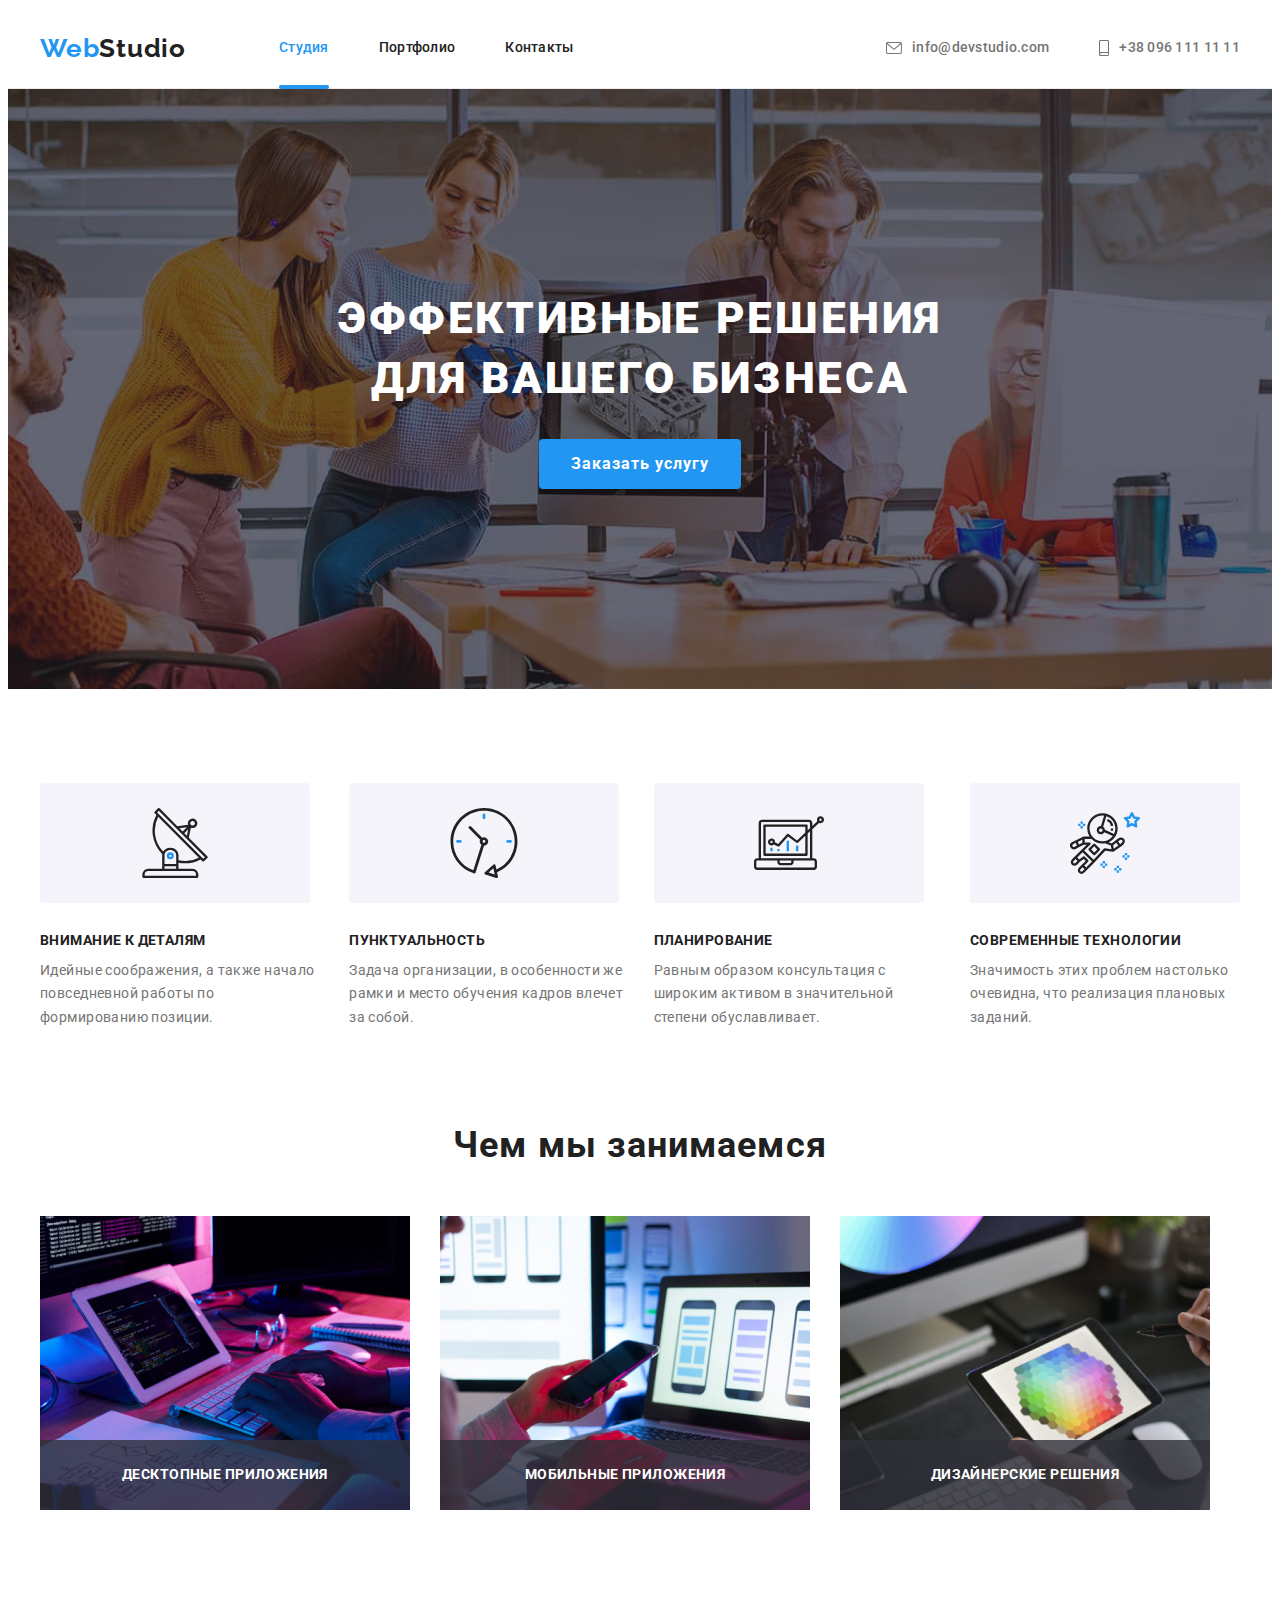
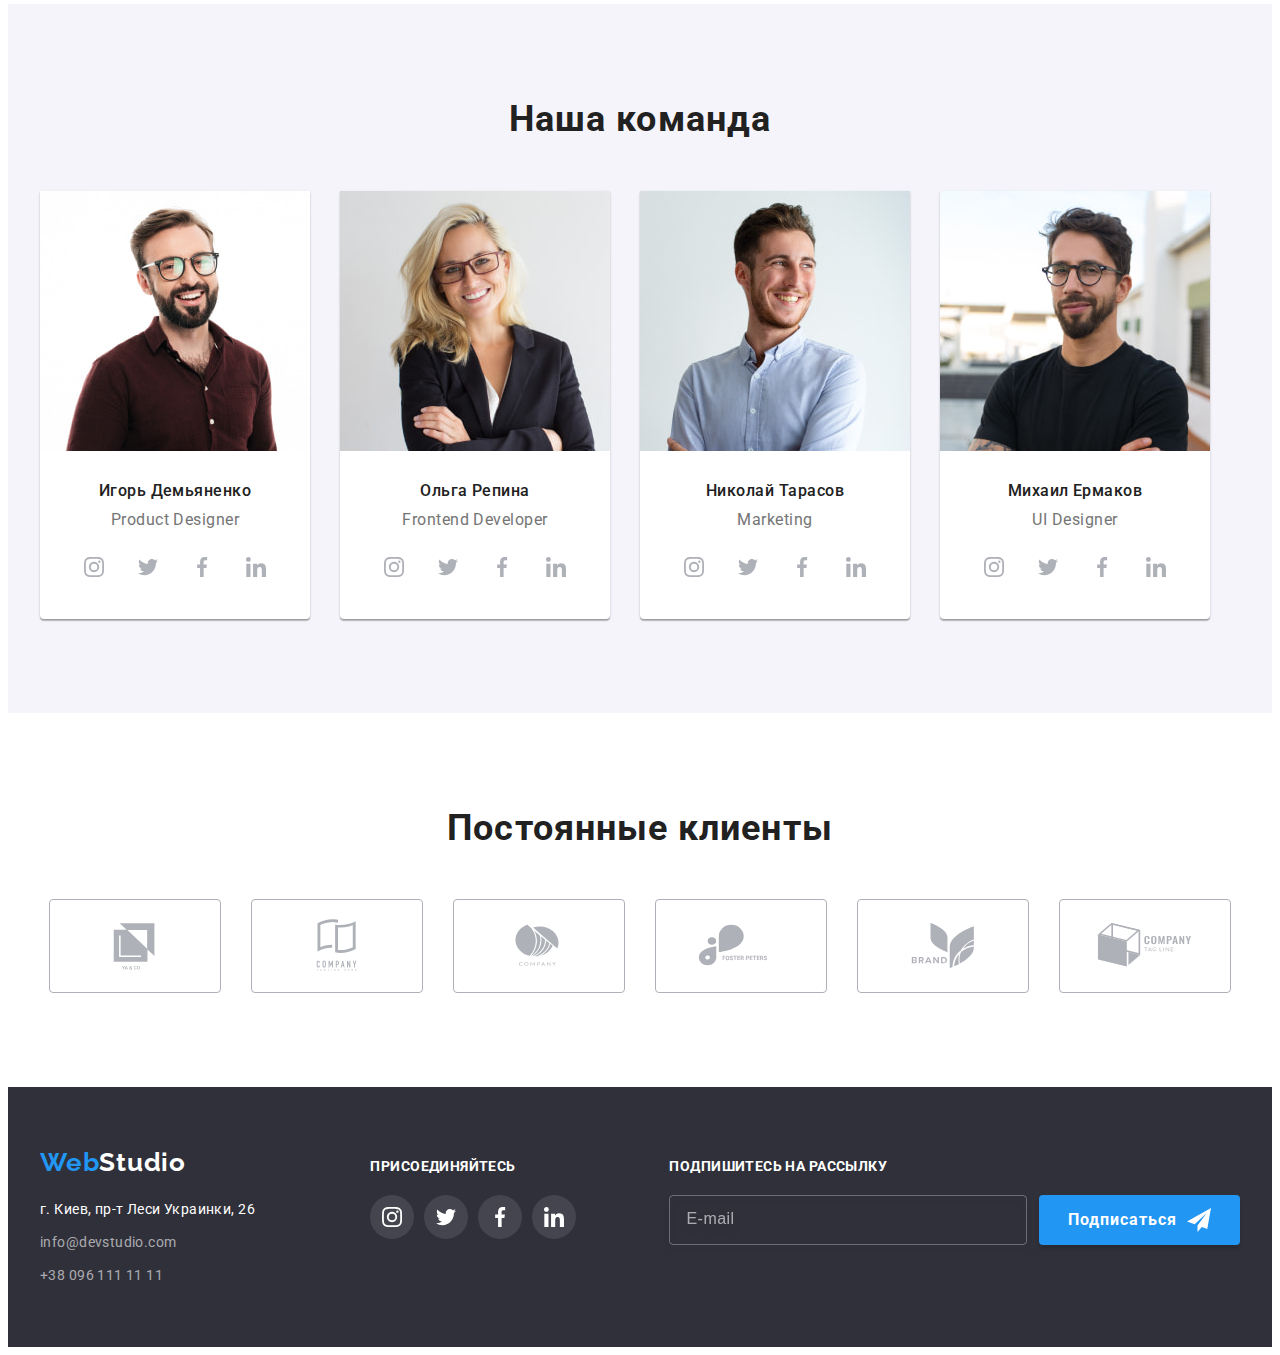
<file: index.html>
<!DOCTYPE html>
<html lang="ru">
  <head>
    <meta charset="UTF-8" />
    <meta http-equiv="X-UA-Compatible" content="IE=edge" />
    <meta name="viewport" content="width=device-width, initial-scale=1.0" />
    <title>WebStudio</title>
    <link rel="apple-touch-icon" sizes="180x180" href="./images/favicon_io/apple-touch-icon.png">
    <link rel="icon" type="image/png" sizes="32x32" href="./images/favicon_io/favicon-32x32.png">
    <link rel="icon" type="image/png" sizes="16x16" href="./images/favicon_io/favicon-16x16.png">
    <link rel="manifest" href="./images/favicon_io/site.webmanifest">
    <link rel="preconnect" href="https://fonts.googleapis.com" />
    <link rel="preconnect" href="https://fonts.gstatic.com" crossorigin />
    <link
      href="https://fonts.googleapis.com/css2?family=Raleway:wght@700&family=Roboto:wght@400;500;700;900&display=swap"
      rel="stylesheet"
    />
    <link
      rel="stylesheet"
      href="https://cdnjs.cloudflare.com/ajax/libs/modern-normalize/1.1.0/modern-normalize.min.css"
      integrity="sha512-wpPYUAdjBVSE4KJnH1VR1HeZfpl1ub8YT/NKx4PuQ5NmX2tKuGu6U/JRp5y+Y8XG2tV+wKQpNHVUX03MfMFn9Q=="
      crossorigin="anonymous"
      referrerpolicy="no-referrer"
    />
    <link rel="stylesheet" href="./css/styles.css" />
  </head>
  <body>
    <!-- шапка -->
    <header class="header">
      <div class="header-box container">
        <nav class="header-links">
          <!-- лого -->
          <a class="logo" href="./index.html">Web<span class="logo-text-header">Studio</span></a>
          <!-- главное меню -->
          <ul class="main-menu">
            <li class="main-menu-item"><a class="main-menu-link current-page" href="./index.html">Студия</a></li>
            <li class="main-menu-item">
              <a class="main-menu-link" href="./portfolio.html">Портфолио</a>
            </li>
            <li class="main-menu-item"><a class="main-menu-link" href="">Контакты</a></li>
          </ul>
        </nav>
        <!-- контакты в шапке -->
        <ul class="contacts-header">
          <li class="contacts-item">
            <a class="contacts-link" href="mailto:info@devstudio.com">
              <svg class="icon-envelope" width="16" height="12">
                <use href="./images/icons.svg#icon-envelope">
              </svg>info@devstudio.com</a>
          </li>
          <li class="contacts-item">
            
            <a class="contacts-link" href="tel:+380961111111">
              <svg class="icon-smartphone" width="10" height="16">
                <use href="./images/icons.svg#icon-smartphone">
              </svg>+38 096 111 11 11</a>
          </li>
        </ul>
      </div>
    </header>
    <!-- основная информация -->
    <main>
      <!-- герой -->
      <section class="hero">
        <div class="container">
          <h1 class="hero-text">Эффективные решения<br />для вашего бизнеса</h1>
          <button class="hero-button" type="button" data-modal-open>Заказать услугу</button>
        </div>
      </section>

      <!-- что мы предлагаем? -->
      <section class="section">
        <div class="container">
          <!-- скрытый заголовок -->
          <h2 class="visually-hidden">Особености</h2>
          <ul class="features">
            <li class="features-item">
              <div class="features-icon-box">
                <svg height="70" width="70">
                  <use href="./images/icons.svg#icon-antenna">
                </svg>
              </div>
              <h3 class="features-header">Внимание к деталям</h3>
              <p class="features-text">
                Идейные соображения, а также начало повседневной работы по формированию позиции.
              </p>
            </li>
            <li class="features-item">
              <div class="features-icon-box">
                <svg height="70" width="70">
                  <use href="./images/icons.svg#icon-clock">
                </svg>
              </div>
              <h3 class="features-header">Пунктуальность</h3>
              <p class="features-text">
                Задача организации, в особенности же рамки и место обучения кадров влечет за собой.
              </p>
            </li>
            <li class="features-item">
              <div class="features-icon-box">
                <svg height="70" width="70">
                  <use href="./images/icons.svg#icon-diagram">
                </svg>
              </div>
              <h3 class="features-header">Планирование</h3>
              <p class="features-text">
                Равным образом консультация с широким активом в значительной степени обуславливает.
              </p>
            </li>
            <li class="features-item">
              <div class="features-icon-box">
                <svg height="70" width="70">
                  <use href="./images/icons.svg#icon-astronaut">
                </svg>
              </div>
              <h3 class="features-header">Современные технологии</h3>
              <p class="features-text">
                Значимость этих проблем настолько очевидна, что реализация плановых заданий.
              </p>
            </li>
          </ul>
        </div>
      </section>
      <!-- изображение услуг -->
      <section class="services-section section">
        <div class="container">
          <h2 class="services-header">Чем мы занимаемся</h2>
          <!-- список услуг -->
          <ul class="servises">
            <!-- картинка 1 -->
            <li class="servises-item">
              <div class="servises-item-box">
                <img src="./images/box-1.jpg" alt="человек пишет код" width="370" height="294" />
                <div class="servises-item-lable">
                  <h3 class="servises-item-header">Десктопные приложения</h3>
                </div>
              </div>
            </li>
            <!-- картинка 2 -->
            <li class="servises-item">
              <div class="servises-item-box">
                <img
                src="./images/box-2.jpg"
                alt="человек держит смартфон и смотрит дизайн на ноутбуке"
                width="370"
                height="294"
              />
                <div class="servises-item-lable">
                  <h3 class="servises-item-header">Мобильные приложения</h3>
                </div>
              </div>
              
            </li>
            <!-- картинка 3 -->
            <li class="servises-item">
              <div class="servises-item-box">
                <img
                src="./images/box-3.jpg"
                alt="человек выбирает цвет на плашете"
                width="370"
                height="294"
              />
                <div class="servises-item-lable">
                  <h3 class="servises-item-header">Дизайнерские решения</h3>
                </div>
              </div>
              
            </li>
          </ul>
        </div>
      </section>
      <!-- наша команда -->
      <section class="team-section section">
        <div class="container">
          <h2 class="team-header">Наша команда</h2>
          <ul class="team">
            <!-- сотрудник 1 -->
            <li class="team-item">
              <img
                src="./images/employee-1.jpg"
                alt="сотрудник с должностью Product Designer"
                width="270"
                height="260"
              />
              <div class="team-content">
                <h3 class="team-name">Игорь Демьяненко</h3>
                <p class="team-position">Product Designer</p>
                <!-- соцсети -->
                <ul class="social-links-box">

                  <li class="social-links-item">
                    <a class="social-links-link" href="">
                    <svg class="social-links-icon" width="20" height="20">
                      <use href="./images/icons.svg#icon-instagram" >
                    </svg>
                    </a>
                  </li>

                  <li class="social-links-item">
                    <a class="social-links-link" href="">
                    <svg class="social-links-icon" width="20" height="20">
                      <use href="./images/icons.svg#icon-twitter" >
                    </svg>
                    </a>
                  </li>

                  <li class="social-links-item">
                    <a class="social-links-link" href="">
                    <svg class="social-links-icon" width="20" height="20">
                      <use href="./images/icons.svg#icon-facebook" >
                    </svg>
                    </a>
                  </li>

                  <li class="social-links-item">
                    <a class="social-links-link" href="">
                    <svg class="social-links-icon" width="20" height="20">
                      <use href="./images/icons.svg#icon-linkedin" >
                    </svg>
                    </a>
                  </li>

              </ul>
              </div>
            </li>

            <!-- сотрудник 2 -->
            <li class="team-item">
              <img
                src="./images/employee-2.jpg"
                alt="сотрудник с должностью Frontend Developer"
                width="270"
                height="260"
              />
              <div class="team-content">
                <h3 class="team-name">Ольга Репина</h3>
                <p class="team-position">Frontend Developer</p>
                <!-- соцсети -->
                <ul class="social-links-box">

                  <li class="social-links-item">
                    <a class="social-links-link" href="">
                    <svg class="social-links-icon" width="20" height="20">
                      <use href="./images/icons.svg#icon-instagram" >
                    </svg>
                    </a>
                  </li>

                  <li class="social-links-item">
                    <a class="social-links-link" href="">
                    <svg class="social-links-icon" width="20" height="20">
                      <use href="./images/icons.svg#icon-twitter" >
                    </svg>
                    </a>
                  </li>

                  <li class="social-links-item">
                    <a class="social-links-link" href="">
                    <svg class="social-links-icon" width="20" height="20">
                      <use href="./images/icons.svg#icon-facebook" >
                    </svg>
                    </a>
                  </li>

                  <li class="social-links-item">
                    <a class="social-links-link" href="">
                    <svg class="social-links-icon" width="20" height="20">
                      <use href="./images/icons.svg#icon-linkedin" >
                    </svg>
                    </a>
                  </li>

              </ul>
              </div>
            </li>

            <!-- сотрудник 3 -->
            <li class="team-item">
              <img
                src="./images/employee-3.jpg"
                alt="сотрудник с должностью Marketing"
                width="270"
                height="260"
              />
              <div class="team-content">
                <h3 class="team-name">Николай Тарасов</h3>
                <p class="team-position">Marketing</p>
                <!-- соцсети -->
                <ul class="social-links-box">

                  <li class="social-links-item">
                    <a class="social-links-link" href="">
                    <svg class="social-links-icon" width="20" height="20">
                      <use href="./images/icons.svg#icon-instagram" >
                    </svg>
                    </a>
                  </li>

                  <li class="social-links-item">
                    <a class="social-links-link" href="">
                    <svg class="social-links-icon" width="20" height="20">
                      <use href="./images/icons.svg#icon-twitter" >
                    </svg>
                    </a>
                  </li>

                  <li class="social-links-item">
                    <a class="social-links-link" href="">
                    <svg class="social-links-icon" width="20" height="20">
                      <use href="./images/icons.svg#icon-facebook" >
                    </svg>
                    </a>
                  </li>

                  <li class="social-links-item">
                    <a class="social-links-link" href="">
                    <svg class="social-links-icon" width="20" height="20">
                      <use href="./images/icons.svg#icon-linkedin" >
                    </svg>
                    </a>
                  </li>

              </ul>
              </div>
            </li>

            <!-- сотрудник 4 -->
            <li class="team-item">
              <img
                src="./images/employee-4.jpg"
                alt="сотрудник с должностью UI Designer"
                width="270"
                height="260"
              />
              <div class="team-content">
                <h3 class="team-name">Михаил Ермаков</h3>
                <p class="team-position">UI Designer</p>
                <!-- соцсети -->
                <ul class="social-links-box">

                  <li class="social-links-item">
                    <a class="social-links-link" href="">
                    <svg class="social-links-icon" width="20" height="20">
                      <use href="./images/icons.svg#icon-instagram" >
                    </svg>
                    </a>
                  </li>

                  <li class="social-links-item">
                    <a class="social-links-link" href="">
                    <svg class="social-links-icon" width="20" height="20">
                      <use href="./images/icons.svg#icon-twitter" >
                    </svg>
                    </a>
                  </li>

                  <li class="social-links-item">
                    <a class="social-links-link" href="">
                    <svg class="social-links-icon" width="20" height="20">
                      <use href="./images/icons.svg#icon-facebook" >
                    </svg>
                    </a>
                  </li>

                  <li class="social-links-item">
                    <a class="social-links-link" href="">
                    <svg class="social-links-icon" width="20" height="20">
                      <use href="./images/icons.svg#icon-linkedin" >
                    </svg>
                    </a>
                  </li>

              </ul>
              </div>
            </li>
          </ul>
        </div>
      </section>
      <!-- клиенты -->
      <section class="section">
        <div class="container">
          <h2 class="client-header">Постоянные клиенты</h2>
          <ul class="clients-box">

            <li class="clients-item">
              <a class="clients-item-company" href="">
              <svg width="106" height="60">
                <use href="./images/icons.svg#icon-logo-1">
              </svg>
              </a>
            </li>

            <li class="clients-item">
              <a class="clients-item-company" href="">
              <svg width="106" height="60">
                <use href="./images/icons.svg#icon-logo-2">
              </svg>
              </a>
            </li>

            <li class="clients-item">
              <a class="clients-item-company" href="">
              <svg width="106" height="60">
                <use href="./images/icons.svg#icon-logo-3">
              </svg>
              </a>
            </li>

            <li class="clients-item">
              <a class="clients-item-company" href="">
              <svg width="106" height="60">
                <use href="./images/icons.svg#icon-logo-4">
              </svg>
              </a>
            </li>

            <li class="clients-item">
              <a class="clients-item-company" href="">
              <svg width="106" height="60">
                <use href="./images/icons.svg#icon-logo-5">
              </svg>
              </a>
            </li>

            <li class="clients-item">
              <a class="clients-item-company" href="">
              <svg width="106" height="60">
                <use href="./images/icons.svg#icon-logo-6">
              </svg>
              </a>
            </li>

          </ul>
        </div>
      </section>
    </main>
    <!-- подвал -->
    <footer class="footer">
      <div class="footer-box container">
        <div class="address-box">
          <!-- лого -->
        <a class="logo" href="./index.html">Web<span class="logo-text-footer">Studio</span></a>
        <address class="address">
          <ul>
            <li class="address-item">
              <a
                class="address-link"
                href="https://goo.gl/maps/K7o9gSTaup2MySCS8"
                target="_blank"
                rel="noopener noreferrer"
                >г. Киев, пр-т Леси Украинки, 26</a
              >
            </li>
            <li class="address-item">
              <a class="address-contacts-link" href="mailto:info@devstudio.com"
                >info@devstudio.com</a
              >
            </li>
            <li class="address-item">
              <a class="address-contacts-link" href="tel:+380961111111">+38 096 111 11 11</a>
            </li>
          </ul>
        </address>
        </div>
        <div class="social-links-footer-box">
          <h3 class="social-links-footer-header">Присоединяйтесь</h3>
          <!-- соцсети -->
          <ul class="footer-social-links-box">

            <li class="social-links-item">
              <a class="social-links-link footer-social-links-link" href="">
              <svg class="social-links-icon" width="20" height="20">
                <use href="./images/icons.svg#icon-instagram" >
              </svg>
              </a>
            </li>

            <li class="social-links-item">
              <a class="social-links-link footer-social-links-link" href="">
              <svg class="social-links-icon" width="20" height="20">
                <use href="./images/icons.svg#icon-twitter" >
              </svg>
              </a>
            </li>

            <li class="social-links-item">
              <a class="social-links-link footer-social-links-link" href="">
              <svg class="social-links-icon" width="20" height="20">
                <use href="./images/icons.svg#icon-facebook" >
              </svg>
              </a>
            </li>

            <li class="social-links-item">
              <a class="social-links-link footer-social-links-link" href="">
              <svg class="social-links-icon" width="20" height="20">
                <use href="./images/icons.svg#icon-linkedin" >
              </svg>
              </a>
            </li>

          </ul>
        </div>

        <!-- подписка -->
        <form>
            <h3 class="subscribe-footer-header">Подпишитесь на рассылку</h3>
            <div class="footer-input-box">
              <input class="footer-input" type="email" name="email" placeholder="E-mail">
              <button class="subscribe-button" type="submit">Подписаться
                <svg class="subscribe-icon" width="24" height="24">
                  <use href="./images/icons.svg#icon-send"></use>
                </svg>
              </button> 
            </div>
          </form>

      </div>
    </footer>

    <!-- start модальное окно  -->
    <div class="backdrop is-hidden" data-modal>
      <div class="modal">
        <button type="button" class="modal-close-button" data-modal-close>
          <svg class="modal-close-icon" width="18" height="18">
            <use href="./images/icons.svg#icon-close">
          </svg>
        </button>
        <form class="modal-form">
          <h2 class="modal-header">Оставьте свои данные, мы вам перезвоним</h2>

          <label class="modal-input-box">
            <span class="modal-input-label">Имя</span>
            <span class="modal-input-thumb">
              <input class="modal-input" type="text" name="name">
              <svg class="modal-input-icon" width="18" height="18">
                <use href="./images/icons.svg#icon-person"></use>
              </svg>
            </span>
          </label>

          <label class="modal-input-box">
            <span class="modal-input-label">Телефон</span>
            <span class="modal-input-thumb">
              <input class="modal-input" type="tel" name="phone">
              <svg class="modal-input-icon" width="18" height="18">
                <use href="./images/icons.svg#icon-phone"></use>
              </svg>
            </span>
            
          </label>
          <label class="modal-input-box">
            <span class="modal-input-label">Почта</span>
            <span class="modal-input-thumb">
              <input class="modal-input" type="email" name="email">
              <svg class="modal-input-icon" width="18" height="18">
                <use href="./images/icons.svg#icon-email"></use>
              </svg>
            </span>
          </label>

          <label class="modal-input-box comment">
            <span class="modal-input-label">Комментарий</span>
            <textarea class="modal-input-textarea" placeholder="Введите текст" name="comment"></textarea>
          </label>

           <label class="modal-input-checkbox-label">
            <input class="checkbox visually-hidden" type="checkbox" name="checkbox">
            <span class="checkbox-icon"></span>
            <span>Соглашаюсь с рассылкой и принимаю <a href="#">Условия договора</a></span>
          </label>

          <div class="modal-submit-button-box">
            <button class="modal-submit-button" type="submit">Отправить</button>
          </div>
        </form>
      </div>
    </div>
    <!-- end модальное окно  -->
    
    <!-- start script -->
    <script src="./js/modal.js"></script>
    <!-- end script -->

  </body>
</html>
</file>
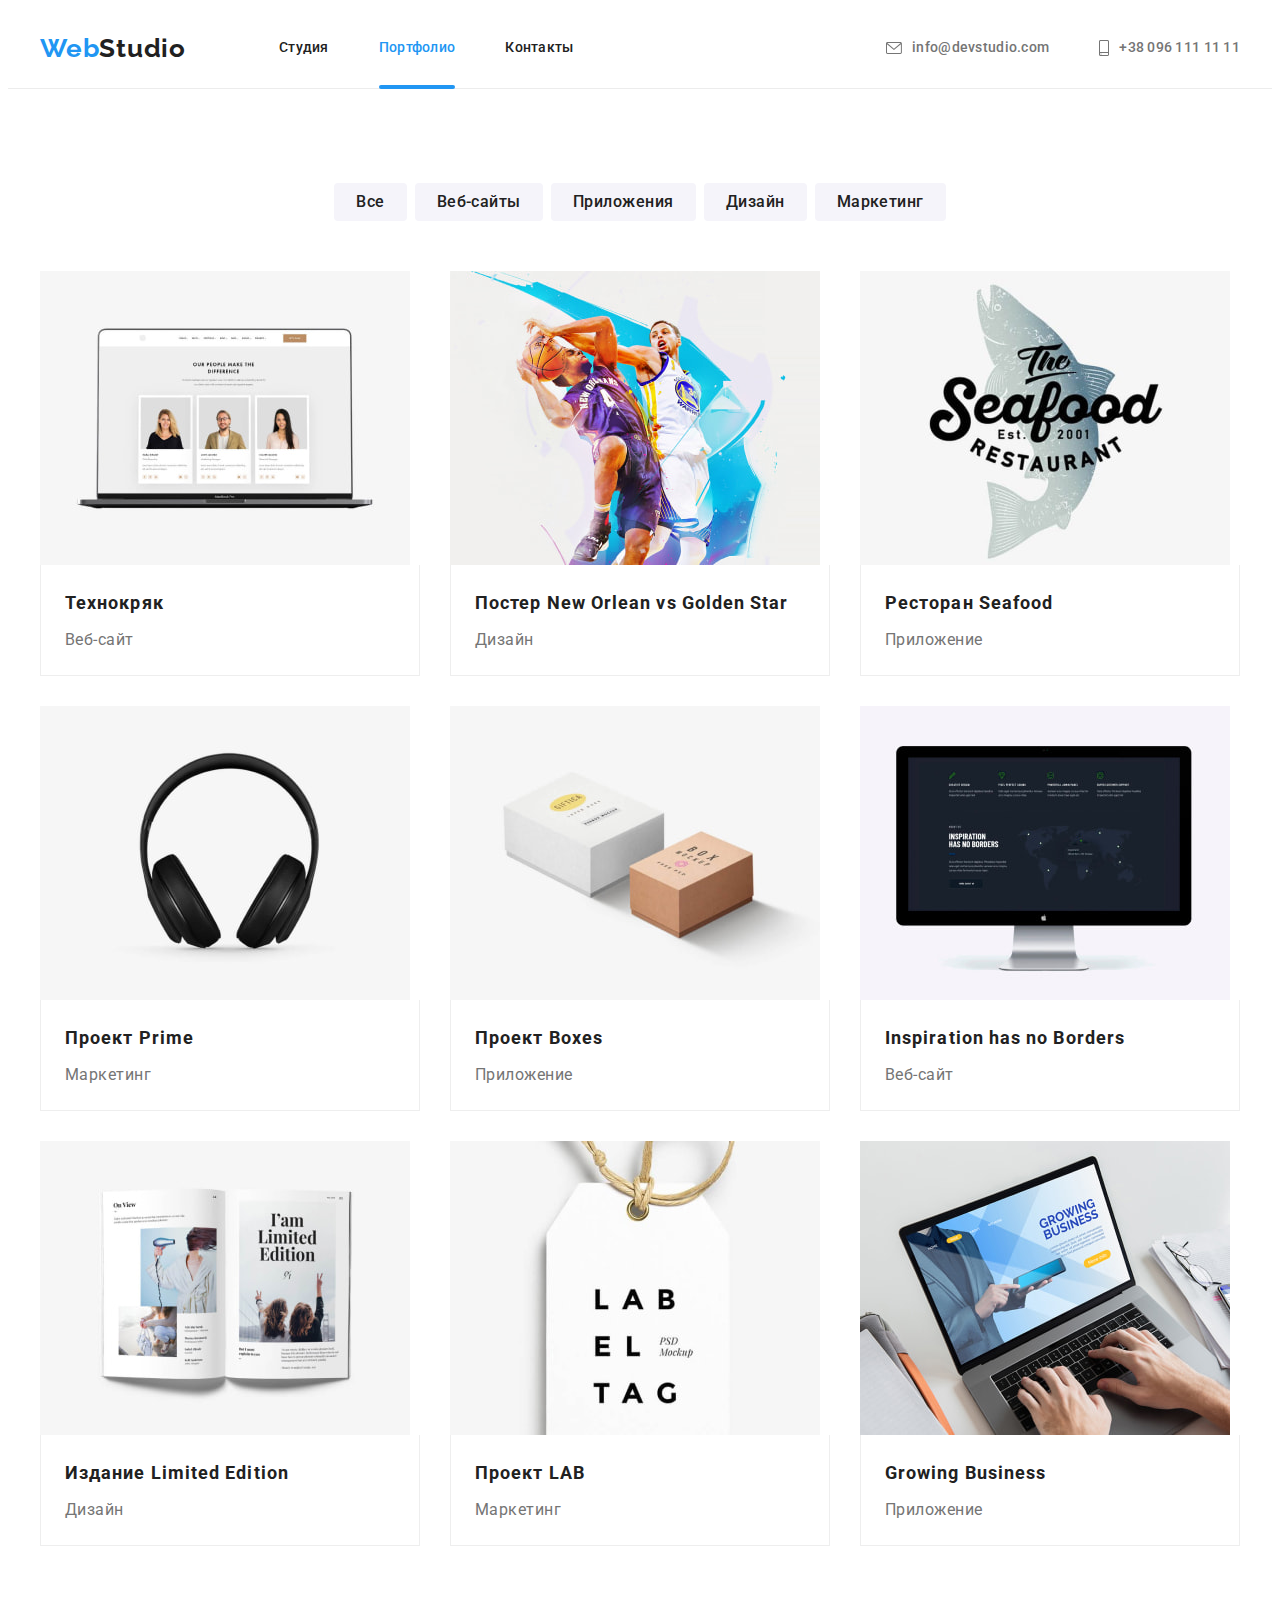
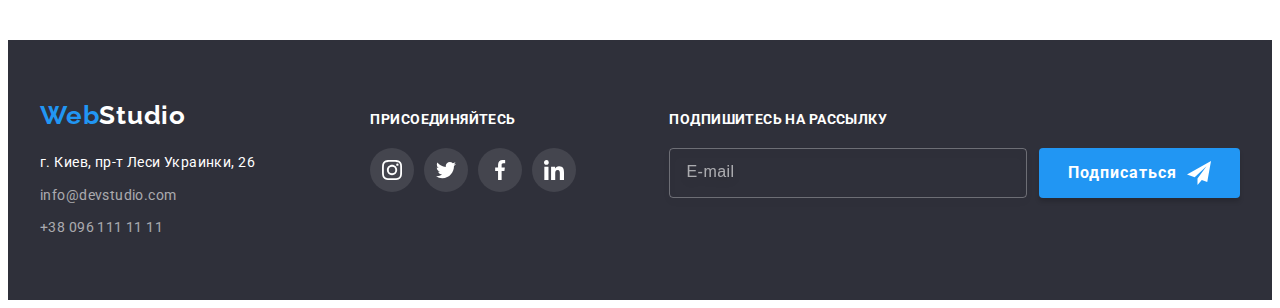
<file: portfolio.html>
<!DOCTYPE html>
<html lang="ru">
  <head>
    <meta charset="UTF-8" />
    <meta http-equiv="X-UA-Compatible" content="IE=edge" />
    <meta name="viewport" content="width=device-width, initial-scale=1.0" />
    <title>WebStudio</title>
    <link rel="apple-touch-icon" sizes="180x180" href="./images/favicon_io/apple-touch-icon.png">
    <link rel="icon" type="image/png" sizes="32x32" href="./images/favicon_io/favicon-32x32.png">
    <link rel="icon" type="image/png" sizes="16x16" href="./images/favicon_io/favicon-16x16.png">
    <link rel="manifest" href="./images/favicon_io/site.webmanifest">
    <link rel="preconnect" href="https://fonts.googleapis.com" />
    <link rel="preconnect" href="https://fonts.gstatic.com" crossorigin />
    <link
      href="https://fonts.googleapis.com/css2?family=Raleway:wght@700&family=Roboto:wght@400;500;700;900&display=swap"
      rel="stylesheet"
    />
    <link
      rel="stylesheet"
      href="https://cdnjs.cloudflare.com/ajax/libs/modern-normalize/1.1.0/modern-normalize.min.css"
      integrity="sha512-wpPYUAdjBVSE4KJnH1VR1HeZfpl1ub8YT/NKx4PuQ5NmX2tKuGu6U/JRp5y+Y8XG2tV+wKQpNHVUX03MfMFn9Q=="
      crossorigin="anonymous"
      referrerpolicy="no-referrer"
    />
    <link rel="stylesheet" href="./css/styles.css" />
  </head>
  <body>
    <!-- шапка -->
    <header class="header">
      <div class="header-box container">
        <nav class="header-links">
          <!-- лого -->
          <a class="logo" href="./index.html">Web<span class="logo-text-header">Studio</span></a>
          <!-- главное меню -->
          <ul class="main-menu">
            <li class="main-menu-item"><a class="main-menu-link" href="./index.html">Студия</a></li>
            <li class="main-menu-item">
              <a class="main-menu-link current-page" href="./portfolio.html">Портфолио</a>
            </li>
            <li class="main-menu-item"><a class="main-menu-link" href="">Контакты</a></li>
          </ul>
        </nav>
        <!-- контакты в шапке -->
        <ul class="contacts-header">
          <li class="contacts-item">
            <a class="contacts-link" href="mailto:info@devstudio.com">
              <svg class="icon-envelope" width="16" height="12">
                <use href="./images/icons.svg#icon-envelope">
              </svg>info@devstudio.com</a>
          </li>
          <li class="contacts-item">
            
            <a class="contacts-link" href="tel:+380961111111">
              <svg class="icon-smartphone" width="10" height="16">
                <use href="./images/icons.svg#icon-smartphone">
              </svg>+38 096 111 11 11</a>
          </li>
        </ul>
      </div>
    </header>
    <main>
      <section class="section">
        <div class="container">
          <!-- скрытый заголовок -->
          <h1 class="visually-hidden">Портфолио</h1>
          <!-- фильтр -->
          <ul class="filter">
            <li class="filter-item"><button class="filter-button" type="button">Все</button></li>
            <li class="filter-item">
              <button class="filter-button" type="button">Веб-сайты</button>
            </li>
            <li class="filter-item">
              <button class="filter-button" type="button">Приложения</button>
            </li>
            <li class="filter-item"><button class="filter-button" type="button">Дизайн</button></li>
            <li class="filter-item">
              <button class="filter-button" type="button">Маркетинг</button>
            </li>
          </ul>

          <!-- портфолио -->
          <ul class="work">

            <!-- работа №1 -->
            <li class="work-item">
              <a class="work-item-link" href="">
              <div class="work-item-thumb">
                <img
                  src="./images/work-1.jpg"
                  alt="ноутбук с открытым вебсайтом"
                  width="370"
                  height="294"
                />
                <div class="work-item-discription">
                  <p class="work-item-discription-text">Технокряк это современная площадка распространения коронавируса. Компании используют эту платформу для цифрового шпионажа и атак на защищённые сервера конкурентов.</p>
                </div>
              </div>
              <div class="work-content">
                <h2 class="work-header">Технокряк</h2>
                <p class="work-text">Веб-сайт</p>
              </div>
              </a>
            </li>

            <!-- работа №2 -->
            <li class="work-item">
              <a class="work-item-link" href="">
              <div class="work-item-thumb">
                <img
                  src="./images/work-2.jpg"
                  alt="два баскетболиста с мячем"
                  width="370"
                  height="294"
                />
                <div class="work-item-discription">
                  <p class="work-item-discription-text">Технокряк это современная площадка распространения коронавируса. Компании используют эту платформу для цифрового шпионажа и атак на защищённые сервера конкурентов.</p>
                </div>
              </div>
              <div class="work-content">
                <h2 class="work-header">Постер New Orlean vs Golden Star</h2>
                <p class="work-text">Дизайн</p>
              </div>
              </a>
            </li>

            <!-- работа №3 -->
            <li class="work-item">
              <a class="work-item-link" href="">
              <div class="work-item-thumb">
                <img
                  src="./images/work-3.jpg"
                  alt="логотип ресторана, рыба и название"
                  width="370"
                  height="294"
                />
                <div class="work-item-discription">
                  <p class="work-item-discription-text">Технокряк это современная площадка распространения коронавируса. Компании используют эту платформу для цифрового шпионажа и атак на защищённые сервера конкурентов.</p>
                </div>
              </div>  
              <div class="work-content">
                <h2 class="work-header">Ресторан Seafood</h2>
                <p class="work-text">Приложение</p>
              </div>
              </a>
            </li>

            <!-- работа №4 -->
            <li class="work-item">
              <a class="work-item-link" href="">
              <div class="work-item-thumb">
                <img src="./images/work-4.jpg" alt="наушники" width="370" height="294" />
                <div class="work-item-discription">
                  <p class="work-item-discription-text">Технокряк это современная площадка распространения коронавируса. Компании используют эту платформу для цифрового шпионажа и атак на защищённые сервера конкурентов.</p>
                </div>
              </div>  
              <div class="work-content">
                <h2 class="work-header">Проект Prime</h2>
                <p class="work-text">Маркетинг</p>
              </div>
              </a>
            </li>

            <!-- работа №5 -->
            <li class="work-item">
              <a class="work-item-link" href="">
              <div class="work-item-thumb">
                <img src="./images/work-5.jpg" alt="две коробки" width="370" height="294" />
                <div class="work-item-discription">
                  <p class="work-item-discription-text">Технокряк это современная площадка распространения коронавируса. Компании используют эту платформу для цифрового шпионажа и атак на защищённые сервера конкурентов.</p>
                </div>
              </div>  
              <div class="work-content">
                <h2 class="work-header">Проект Boxes</h2>
                <p class="work-text">Приложение</p>
              </div>
              </a>
            </li>

            <!-- работа №6 -->
            <li class="work-item">
              <a class="work-item-link" href="">
              <div class="work-item-thumb">
                <img
                  src="./images/work-6.jpg"
                  alt="iMac с открытым сайтом"
                  width="370"
                  height="294"
                />
                <div class="work-item-discription">
                  <p class="work-item-discription-text">Технокряк это современная площадка распространения коронавируса. Компании используют эту платформу для цифрового шпионажа и атак на защищённые сервера конкурентов.</p>
                </div>
              </div>  
              <div class="work-content">
                <h2 class="work-header">Inspiration has no Borders</h2>
                <p class="work-text">Веб-сайт</p>
              </div>
              </a>
            </li>

            <!-- работа №7 -->
            <li class="work-item">
              <a class="work-item-link" href="">
              <div class="work-item-thumb">
                <img src="./images/work-7.jpg" alt="открытая книга" width="370" height="294" />
                <div class="work-item-discription">
                  <p class="work-item-discription-text">Технокряк это современная площадка распространения коронавируса. Компании используют эту платформу для цифрового шпионажа и атак на защищённые сервера конкурентов.</p>
                </div>
              </div>  
              <div class="work-content">
                <h2 class="work-header">Издание Limited Edition</h2>
                <p class="work-text">Дизайн</p>
              </div>
              </a>
            </li>

            <!-- работа №8 -->
            <li class="work-item">
              <a class="work-item-link" href="">
              <div class="work-item-thumb">
                <img src="./images/work-8.jpg" alt="бирка с надписью" width="370" height="294" />
                <div class="work-item-discription">
                  <p class="work-item-discription-text">Технокряк это современная площадка распространения коронавируса. Компании используют эту платформу для цифрового шпионажа и атак на защищённые сервера конкурентов.</p>
                </div>
              </div>  
              <div class="work-content">
                <h2 class="work-header">Проект LAB</h2>
                <p class="work-text">Маркетинг</p>
              </div>
              </a>
            </li>

            <!-- работа №9 -->
            <li class="work-item">
              <a class="work-item-link" href="">
              <div class="work-item-thumb">
                <img
                  src="./images/work-9.jpg"
                  alt="человек печатает текст на ноутбуке"
                  width="370"
                  height="294"
                />
                <div class="work-item-discription">
                  <p class="work-item-discription-text">Технокряк это современная площадка распространения коронавируса. Компании используют эту платформу для цифрового шпионажа и атак на защищённые сервера конкурентов.</p>
                </div>
              </div>  
              <div class="work-content">
                <h2 class="work-header">Growing Business</h2>
                <p class="work-text">Приложение</p>
              </div>
              </a>
            </li>

          </ul>
        </div>
      </section>
    </main>
    <!-- подвал -->
    <footer class="footer">
      <div class="footer-box container">
        <div class="address-box">
          <!-- лого -->
        <a class="logo" href="./index.html">Web<span class="logo-text-footer">Studio</span></a>
        <address class="address">
          <ul>
            <li class="address-item">
              <a
                class="address-link"
                href="https://goo.gl/maps/K7o9gSTaup2MySCS8"
                target="_blank"
                rel="noopener noreferrer"
                >г. Киев, пр-т Леси Украинки, 26</a
              >
            </li>
            <li class="address-item">
              <a class="address-contacts-link" href="mailto:info@devstudio.com"
                >info@devstudio.com</a
              >
            </li>
            <li class="address-item">
              <a class="address-contacts-link" href="tel:+380961111111">+38 096 111 11 11</a>
            </li>
          </ul>
        </address>
        </div>
        <div class="social-links-footer-box">
          <h3 class="social-links-footer-header">Присоединяйтесь</h3>
          <!-- соцсети -->
          <ul class="footer-social-links-box">

            <li class="social-links-item">
              <a class="social-links-link footer-social-links-link" href="">
              <svg class="social-links-icon" width="20" height="20">
                <use href="./images/icons.svg#icon-instagram" >
              </svg>
              </a>
            </li>

            <li class="social-links-item">
              <a class="social-links-link footer-social-links-link" href="">
              <svg class="social-links-icon" width="20" height="20">
                <use href="./images/icons.svg#icon-twitter" >
              </svg>
              </a>
            </li>

            <li class="social-links-item">
              <a class="social-links-link footer-social-links-link" href="">
              <svg class="social-links-icon" width="20" height="20">
                <use href="./images/icons.svg#icon-facebook" >
              </svg>
              </a>
            </li>

            <li class="social-links-item">
              <a class="social-links-link footer-social-links-link" href="">
              <svg class="social-links-icon" width="20" height="20">
                <use href="./images/icons.svg#icon-linkedin" >
              </svg>
              </a>
            </li>

          </ul>
        </div>

        <!-- подписка -->
        <form>
            <h3 class="subscribe-footer-header">Подпишитесь на рассылку</h3>
            <div class="footer-input-box">
              <input class="footer-input" type="email" name="email" placeholder="E-mail">
              <button class="subscribe-button" type="submit">Подписаться
                <svg class="subscribe-icon" width="24" height="24">
                  <use href="./images/icons.svg#icon-send"></use>
                </svg>
              </button>
            </div>
          </form>
      </div>
    </footer>
  </body>
</html>
</file>
<file: css/styles.css>
/* основная палитра*/
:root {
  --prime-color: #2196f3;
  --header-color: #212121;
  --header-border-color: #ececec;
  --main-text-color: #757575;
  --secondary-text-color: #ffffff;
  --prime-background-color: #2f303a;
  --secondary-background-color: #f5f4fa;
  --social-link-main-color: #afb1b8;

  --work-item-gap: 30px;
}

/* основной шрифт и цвет */
body {
  font-family: 'Roboto', sans-serif;
  color: var(--main-text-color);
}

/* сброс отступов */

h1,
h2,
h3,
h4,
h5,
h6,
p {
  margin: 0;
  padding: 0;
}

/* сброс стиля у списка */
ul {
  list-style: none;
  margin: 0;
  padding: 0;
}

/* сброс отступа у картинок */
img {
  display: block;
  max-width: 100%;
  height: auto;
}

.container {
  width: 1200px;
  padding-left: 15px;
  padding-right: 15px;
  margin-left: auto;
  margin-right: auto;
}

.section {
  padding-top: 94px;
  padding-bottom: 94px;
}

/* шапка */

.header {
  border-bottom: 1px solid var(--header-border-color);
}

.header-box {
  display: flex;
  align-items: center;
}

.header-links {
  display: flex;
  align-items: center;
}

.main-menu {
  display: flex;
}

.contacts-header {
  display: flex;
  margin-left: auto;
}

/* логотип */
.logo {
  margin-right: 93px;

  font-family: 'Raleway', sans-serif;
  font-weight: 700;
  text-decoration: none;
  font-size: 26px;
  line-height: 1.19;
  letter-spacing: 0.03em;
  color: var(--prime-color);
}

.logo-text-header {
  color: var(--header-color);
}
.logo-text-footer {
  color: var(--secondary-text-color);
}

/* главное меню */
.main-menu-link {
  display: inline-block;
  padding-top: 32px;
  padding-bottom: 32px;

  color: var(--header-color);
  text-decoration: none;
  font-weight: 500;
  font-size: 14px;
  line-height: 1.14;
  letter-spacing: 0.02em;

  transition: color 250ms cubic-bezier(0.4, 0, 0.2, 1);
}

.main-menu-item {
  position: relative;
}

.main-menu-item:not(:last-child),
.contacts-item:not(:last-child) {
  margin-right: 50px;
}

.main-menu-link:hover,
.main-menu-link:focus {
  color: var(--prime-color);
}

.contacts-item {
  display: flex;
  align-items: center;
}

.icon-envelope,
.icon-smartphone {
  fill: currentColor;
  margin-right: 10px;
}

.contacts-link {
  display: flex;
  align-items: center;
  padding-top: 32px;
  padding-bottom: 32px;

  text-decoration: none;
  color: var(--main-text-color);
  font-weight: 500;
  font-size: 14px;
  line-height: 1.14;
  letter-spacing: 0.02em;

  transition: color 250ms cubic-bezier(0.4, 0, 0.2, 1);
}

.contacts-link:hover,
.contacts-link:focus,
.address-contacts-link:hover,
.address-contacts-link:focus,
.address-link:hover,
.address-link:focus {
  color: var(--prime-color);
}

.current-page {
  color: var(--prime-color);
}

.current-page::after {
  position: absolute;
  bottom: -1px;

  content: '';
  display: block;
  height: 4px;
  width: 100%;

  background-color: var(--prime-color);
  border-radius: 2px;
}

/* герой */
.hero {
  text-align: center;
  padding-top: 200px;
  padding-bottom: 200px;
  margin-left: auto;
  margin-right: auto;
  max-width: 1600px;

  background-image: linear-gradient(rgba(47, 48, 58, 0.4), rgba(47, 48, 58, 0.4)),
    url('../images/hero.jpg');
  background-color: var(--prime-background-color);
  background-size: cover;
  background-repeat: no-repeat;
  background-position: center;
}

.hero-text {
  margin-bottom: 30px;
  margin-top: 0;

  color: var(--secondary-text-color);
  font-weight: 900;
  font-size: 44px;
  line-height: 1.36;
  letter-spacing: 0.06em;
  text-transform: uppercase;
}

.hero-button {
  all: unset;

  padding: 10px 32px;

  color: var(--secondary-text-color);
  font-family: inherit;
  font-weight: 700;
  font-size: 16px;
  line-height: 1.87;
  letter-spacing: 0.06em;
  text-align: center;
  cursor: pointer;
  box-shadow: 0px 4px 4px rgba(0, 0, 0, 0.15);
  border-radius: 4px;

  background-color: var(--prime-color);
  transition: background-color 250ms cubic-bezier(0.4, 0, 0.2, 1);
}

.hero-button:focus {
  outline: 2px solid #000000;
}

.hero-button:hover {
  background-color: #188ce8;
}

.hero-button:active {
  box-shadow: 0px 4px 4px rgba(0, 0, 0, 0.15) inset;
}

/* список особенностей */

/* скрытый заголовок */

.visually-hidden {
  position: absolute;
  clip: rect(0 0 0 0);
  width: 1px;
  height: 1px;
  margin: -1px;
}

.features {
  display: flex;
}

.features-item:not(:last-child) {
  margin-right: 30px;
}

.features-icon-box {
  display: flex;
  justify-content: center;
  align-items: center;
  width: 270px;
  height: 120px;
  margin-bottom: 30px;

  border-radius: 4px;
  background-color: var(--secondary-background-color);
}

.features-header {
  margin-top: 0;
  margin-bottom: 10px;

  font-size: 14px;
  line-height: 1.14;
  letter-spacing: 0.03em;
  text-transform: uppercase;
  color: var(--header-color);
}

.features-text {
  min-width: 270px;

  font-size: 14px;
  line-height: 1.71;
  letter-spacing: 0.03em;
}

/* сервисы */
.services-section {
  padding-top: 0;
}

.servises {
  display: flex;
}

.servises-item:not(:last-child) {
  margin-right: 30px;
}

.services-header,
.team-header,
.client-header {
  margin-top: 0;
  margin-bottom: 50px;

  font-size: 36px;
  line-height: 1.17;
  text-align: center;
  letter-spacing: 0.03em;
  color: var(--header-color);
}

.servises-item-box {
  position: relative;
}

.servises-item-lable {
  position: absolute;
  bottom: 0;

  display: flex;
  align-items: center;
  justify-content: center;
  background: rgba(47, 48, 58, 0.8);
  height: 70px;
  width: 100%;
}

.servises-item-header {
  font-size: 14px;
  line-height: 1.14;
  text-align: center;
  letter-spacing: 0.03em;
  text-transform: uppercase;

  color: var(--secondary-text-color);
}

/* комманда */

.team-section {
  background-color: var(--secondary-background-color);
}

.team {
  display: flex;
}

.team-item:not(:last-child) {
  margin-right: 30px;
}

.team-item {
  background-color: var(--secondary-text-color);
  text-align: center;

  box-shadow: 0px 1px 3px rgba(0, 0, 0, 0.12), 0px 1px 1px rgba(0, 0, 0, 0.14),
    0px 2px 1px rgba(0, 0, 0, 0.2);
  border-radius: 0px 0px 4px 4px;
}

.team-content {
  padding: 30px 0;
}

.team-name {
  margin-bottom: 10px;

  font-weight: 500;
  font-size: 16px;
  line-height: 1.19;
  letter-spacing: 0.03em;
  color: var(--header-color);
}

.team-position {
  margin-bottom: 16px;

  font-size: 16px;
  line-height: 1.19;
  letter-spacing: 0.03em;
}

.social-links-box {
  display: flex;
  justify-content: center;
}

.social-links-link {
  display: flex;
  width: 44px;
  height: 44px;
  align-items: center;
  justify-content: center;

  border-radius: 50%;
  fill: var(--social-link-main-color);
  transition: background-color 250ms cubic-bezier(0.4, 0, 0.2, 1),
    fill 250ms cubic-bezier(0.4, 0, 0.2, 1);
}

.social-links-link:hover,
.social-links-link:focus {
  background-color: var(--prime-color);
  fill: var(--secondary-text-color);
}

.social-links-item:not(:last-child) {
  margin-right: 10px;
}

/* клиенты */

.clients-box {
  display: flex;
  justify-content: center;
}

.clients-item-company {
  display: flex;
  justify-content: center;
  align-items: center;
  width: 170px;
  height: 92px;

  border: 1px solid #afb1b8;
  border-radius: 4px;
  fill: var(--social-link-main-color);
  transition: fill 250ms cubic-bezier(0.4, 0, 0.2, 1), border 250ms cubic-bezier(0.4, 0, 0.2, 1);
}

.clients-item-company:hover,
.clients-item-company:focus {
  fill: var(--prime-color);
  border: 1px solid var(--prime-color);
}

.clients-item:not(:last-child) {
  margin-right: 30px;
}

/* страница портфолио */

/* фильтр */
.filter {
  display: flex;
  justify-content: center;
  margin-bottom: 50px;
}

.filter-item:not(:last-child) {
  margin-right: 8px;
}

.filter-button {
  all: unset;
  padding: 6px 22px;

  font-family: inherit;
  font-weight: 500;
  font-size: 16px;
  line-height: 1.62;
  text-align: center;
  letter-spacing: 0.03em;
  color: var(--header-color);
  cursor: pointer;

  background-color: var(--secondary-background-color);
  border-radius: 4px;
  transition: color 250ms cubic-bezier(0.4, 0, 0.2, 1),
    background-color 250ms cubic-bezier(0.4, 0, 0.2, 1),
    box-shadow 250ms cubic-bezier(0.4, 0, 0.2, 1);
}

.filter-button:hover {
  color: var(--secondary-text-color);

  background-color: var(--prime-color);
  box-shadow: 0px 3px 1px rgba(0, 0, 0, 0.1), 0px 1px 2px rgba(0, 0, 0, 0.08),
    0px 2px 2px rgba(0, 0, 0, 0.12);
}

.filter-button:focus {
  color: var(--secondary-text-color);

  background-color: var(--prime-color);
  box-shadow: 0px 3px 1px rgba(0, 0, 0, 0.1), 0px 1px 2px rgba(0, 0, 0, 0.08),
    0px 2px 2px rgba(0, 0, 0, 0.12);
  outline-color: -webkit-focus-ring-color;
  outline-style: auto;
  outline-width: 1px;
}

/* примеры работ */

.work {
  display: flex;
  flex-wrap: wrap;
  margin-right: calc(-1 * var(--work-item-gap));
  margin-bottom: calc(-1 * var(--work-item-gap));
}

.work-item {
  flex-basis: calc(100% / 3 - var(--work-item-gap));
  margin-right: var(--work-item-gap);
  margin-bottom: var(--work-item-gap);
}

.work-item-link {
  display: block;
  text-decoration: none;

  transition: box-shadow 250ms cubic-bezier(0.4, 0, 0.2, 1);
}

.work-item-link:hover,
.work-item-link:focus {
  box-shadow: 0px 1px 1px rgba(0, 0, 0, 0.12), 0px 4px 4px rgba(0, 0, 0, 0.06),
    1px 4px 6px rgba(0, 0, 0, 0.16);
}

.work-item-thumb {
  position: relative;
  overflow: hidden;
}

.work-item-link:hover .work-item-discription,
.work-item-link:focus .work-item-discription {
  transform: translateY(0%);
}

.work-item-discription {
  position: absolute;
  top: 0;
  left: 0;
  width: 100%;
  height: 100%;

  transform: translateY(100%);
  transition: transform 250ms cubic-bezier(0.4, 0, 0.2, 1);

  background-color: rgba(33, 150, 243, 0.9);
}

.work-item-discription-text {
  padding: 63px 24px;

  font-size: 18px;
  line-height: 1.56;
  letter-spacing: 0.03em;
  color: var(--secondary-text-color);
}

.work-content {
  padding: 20px 24px;

  border-left: 1px solid #eeeeee;
  border-right: 1px solid #eeeeee;
  border-bottom: 1px solid #eeeeee;
}

.work-header {
  margin-bottom: 4px;

  font-size: 18px;
  line-height: 2;
  letter-spacing: 0.06em;
  color: var(--header-color);
}

.work-text {
  font-size: 16px;
  line-height: 1.87;
  letter-spacing: 0.03em;
  color: var(--main-text-color);
}

/* футер */
.footer {
  padding-top: 60px;
  padding-bottom: 60px;

  background-color: var(--prime-background-color);
}

.footer-box {
  display: flex;
  align-items: baseline;
}

.address-box {
  flex-grow: 1;
  margin-right: 70px;
}

.footer .logo {
  display: inline-block;
  margin-bottom: 20px;
  margin-right: 0;
}

.address {
  font-style: normal;
}

.address-item:not(:last-child) {
  margin-bottom: 9px;
}

.address-link {
  text-decoration: none;
  font-size: 14px;
  line-height: 1.71;
  letter-spacing: 0.03em;
  color: var(--secondary-text-color);

  transition: color 250ms cubic-bezier(0.4, 0, 0.2, 1);
}

.address-contacts-link {
  text-decoration: none;
  font-size: 14px;
  line-height: 1.71;
  letter-spacing: 0.03em;
  color: rgba(255, 255, 255, 0.6);

  transition: color 250ms cubic-bezier(0.4, 0, 0.2, 1);
}

.social-links-footer-box {
  margin-right: 93px;
}

.social-links-footer-header,
.subscribe-footer-header {
  margin-bottom: 20px;

  font-size: 14px;
  line-height: 1.14;
  letter-spacing: 0.03em;
  text-transform: uppercase;
  color: var(--secondary-text-color);
}

.footer-social-links-box {
  display: flex;
}

.footer-social-links-link {
  fill: var(--secondary-text-color);
  background-color: rgba(255, 255, 255, 0.1);
}

/* подписка */

.footer-input-box {
  display: flex;
}

.footer-input {
  width: 358px;
  height: 50px;
  padding: 15px 16px;
  margin-right: 12px;

  background-color: transparent;
  border: 1px solid rgba(255, 255, 255, 0.3);
  box-sizing: border-box;
  filter: drop-shadow(0px 4px 4px rgba(0, 0, 0, 0.15));
  border-radius: 4px;
}

.footer-input:focus {
  background-color: var(--secondary-text-color);
}

.footer-input::placeholder {
  font-size: 16px;
  line-height: 1.25;
  letter-spacing: 0.03em;

  color: rgba(255, 255, 255, 0.6);
}

.footer-input:focus::placeholder {
  color: rgba(0, 0, 0, 0.6);
}

.subscribe-button,
.modal-submit-button {
  all: unset;
  display: flex;
  align-items: center;
  box-sizing: border-box;
  padding: 10px 29px;
  height: 50px;

  color: var(--secondary-text-color);
  font-family: inherit;
  font-weight: 700;
  font-size: 16px;
  line-height: 1.87;
  letter-spacing: 0.06em;
  text-align: center;
  cursor: pointer;
  box-shadow: 0px 4px 4px rgba(0, 0, 0, 0.15);
  border-radius: 4px;

  background-color: var(--prime-color);
  transition: background-color 250ms cubic-bezier(0.4, 0, 0.2, 1);
}

.subscribe-button:active,
.modal-submit-button:active {
  box-shadow: 0px 4px 4px rgba(0, 0, 0, 0.15) inset;
}

.subscribe-button:hover,
.modal-submit-button:hover {
  background-color: #188ce8;
}

.subscribe-button:focus,
.modal-submit-button:focus {
  outline: 2px solid #000000;
}

.subscribe-icon {
  margin-left: 10px;
}

/* модальное окно */

.backdrop {
  position: fixed;
  top: 0;
  left: 0;
  width: 100%;
  height: 100%;

  background: rgba(0, 0, 0, 0.2);
  opacity: 1;
  transition: opacity 250ms cubic-bezier(0.4, 0, 0.2, 1);
}

.backdrop.is-hidden .modal {
  transform: translate(-50%, -50%) scale(0.9);
  opacity: 0;
}

.modal {
  position: absolute;
  top: 50%;
  left: 50%;
  transform: translate(-50%, -50%) scale(1);
  width: 528px;
  min-height: 581px;
  padding: 40px;

  background: #ffffff;
  box-shadow: 0px 1px 3px rgba(0, 0, 0, 0.12), 0px 1px 1px rgba(0, 0, 0, 0.14),
    0px 2px 1px rgba(0, 0, 0, 0.2);
  border-radius: 4px;
  opacity: 1;
  transition: transform 250ms cubic-bezier(0.4, 0, 0.2, 1),
    opacity 250ms cubic-bezier(0.4, 0, 0.2, 1);
}

.modal-close-button {
  all: unset;
  position: absolute;
  top: 8px;
  right: 8px;
  width: 30px;
  height: 30px;
  border: 1px solid rgba(0, 0, 0, 0.1);
  border-radius: 50%;
  cursor: pointer;
  transition: box-shadow 250ms cubic-bezier(0.4, 0, 0.2, 1), fill 250ms cubic-bezier(0.4, 0, 0.2, 1);
}

.modal-close-button:hover {
  box-shadow: 0px 0px 1px 1px rgba(0, 0, 0, 0.12), 0px 0px 1px 1px rgba(0, 0, 0, 0.14),
    0px 0px 1px 1px rgba(0, 0, 0, 0.2);
  fill: var(--prime-color);
}

.modal-close-icon {
  position: absolute;
  top: 50%;
  left: 50%;

  transform: translate(-50%, -50%);
}

.modal-close-button:focus {
  box-shadow: 0px 0px 1px 1px rgba(0, 0, 0, 0.12), 0px 0px 1px 1px rgba(0, 0, 0, 0.14),
    0px 0px 1px 1px rgba(0, 0, 0, 0.2) inset;
  outline-color: -webkit-focus-ring-color;
  outline-style: auto;
  outline-width: 1px;
  fill: var(--prime-color);
}

.is-hidden {
  opacity: 0;
  pointer-events: none;
}

.modal-header {
  margin-bottom: 12px;

  font-size: 20px;
  line-height: 1.15;
  text-align: center;
  letter-spacing: 0.03em;

  color: var(--header-color);
}

.modal-input-box {
  display: flex;
  flex-direction: column;
  margin-bottom: 10px;

  font-size: 12px;
  line-height: 1.16;
  letter-spacing: 0.01em;

  color: var(--main-text-color);
}

.modal-input-box.comment {
  margin-bottom: 20px;
}

.modal-input {
  height: 40px;
  padding: 11px 12px;
  padding-left: 42px;
  width: 100%;

  border: 1px solid rgba(33, 33, 33, 0.2);
  box-sizing: border-box;
  border-radius: 4px;

  transition: outline-color 250ms cubic-bezier(0.4, 0, 0.2, 1);
}

.modal-input:focus,
.modal-input-textarea:focus {
  outline-color: var(--prime-color);
}

.modal-input-label {
  margin-bottom: 4px;
}

.modal-input-thumb {
  position: relative;
}

.modal-input-icon {
  position: absolute;
  top: 11px;
  left: 12px;
  fill: var(--header-color);

  transition: fill 250ms cubic-bezier(0.4, 0, 0.2, 1);
}

.modal-input:focus + .modal-input-icon {
  fill: var(--prime-color);
}

.modal-input-textarea {
  width: 100%;
  height: 120px;
  padding: 12px 16px;

  resize: none;
  border: 1px solid rgba(33, 33, 33, 0.2);
  box-sizing: border-box;
  border-radius: 4px;
}

.modal-input-textarea::placeholder {
  font-size: 12px;
  line-height: 1.16;
  letter-spacing: 0.01em;

  color: rgba(117, 117, 117, 0.5);
}

.checkbox-icon {
  display: block;
  margin-right: 7px;
  width: 16px;
  height: 15px;
  box-shadow: 0 0 0 0.1em var(--header-color);
  border-radius: 2px;
  background-color: var(--secondary-text-color);
}

.checkbox:checked + .checkbox-icon {
  background-color: var(--prime-color);
  background-image: url(../images/icon-check.svg);
  background-size: contain;
  background-origin: border-box;
  box-shadow: 0 0 0 0.1em var(--prime-color);
}

.checkbox:focus + .checkbox-icon {
  box-shadow: 0 0 0 2px black;
}

.modal-submit-button-box {
  display: flex;
  align-items: center;
  justify-content: center;
}

.modal-submit-button {
  padding: 10px 55px;
}

.modal-input-checkbox-label {
  display: flex;
  align-items: center;
  justify-content: center;
  margin-bottom: 30px;

  font-size: 14px;
  line-height: 1.71px;
  letter-spacing: 0.03em;
}
</file>
